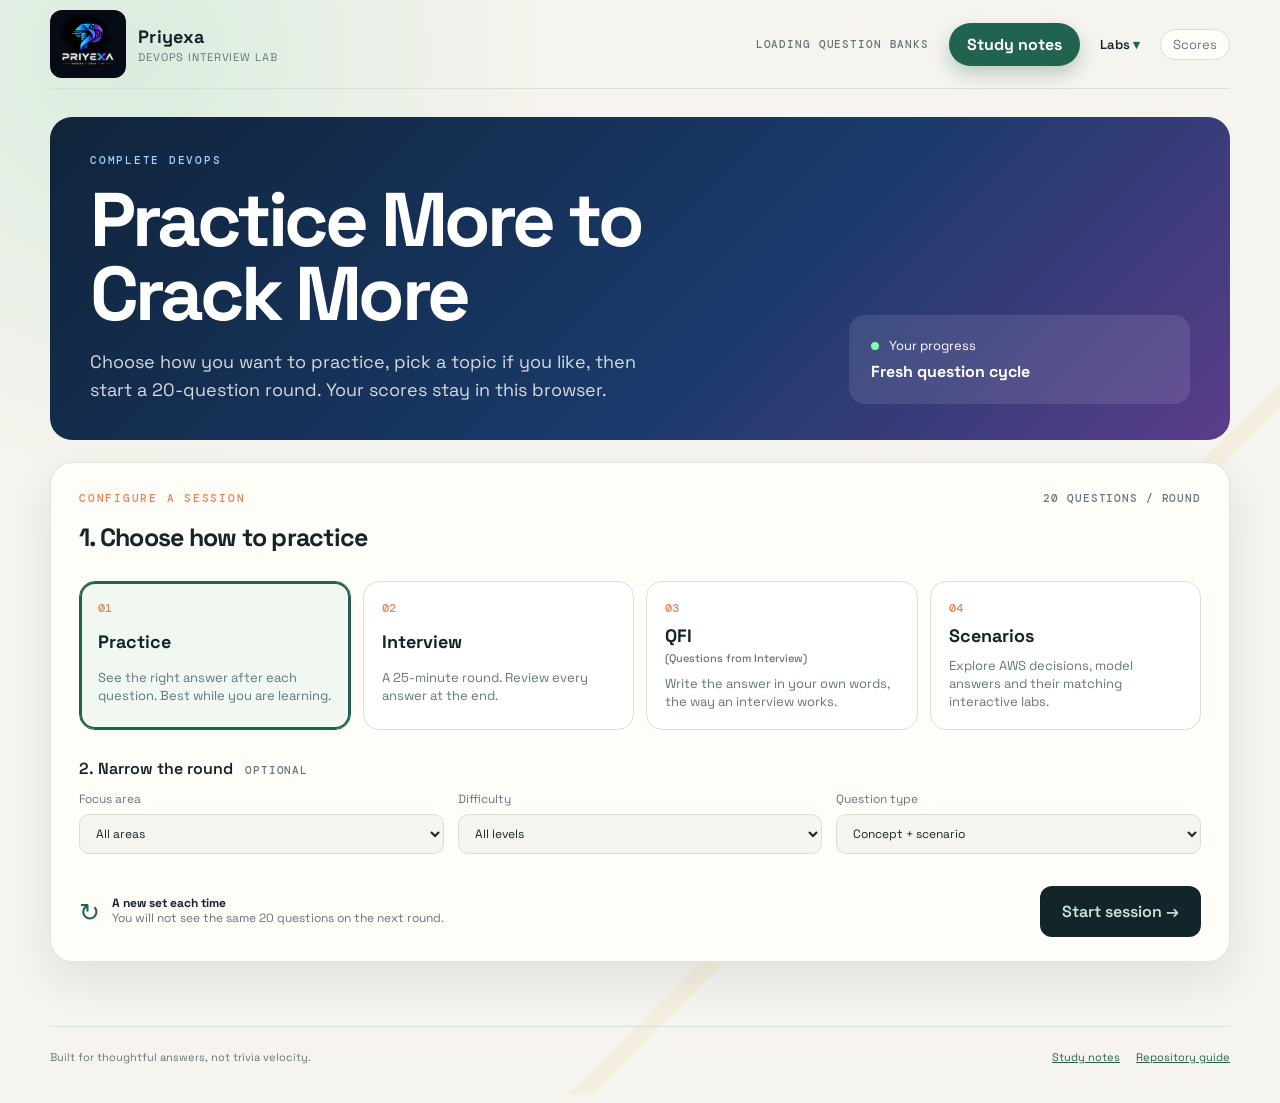
<file: index.html>
<!doctype html>
<html lang="en">
<head>
  <meta charset="utf-8">
  <meta name="viewport" content="width=device-width, initial-scale=1">
  <meta http-equiv="refresh" content="0; url=quiz/interview.html">
  <title>Priyexa Interview Lab</title>
</head>
<body>
  <p>Opening the <a href="quiz/interview.html">Priyexa Interview Lab</a>…</p>
</body>
</html>
</file>
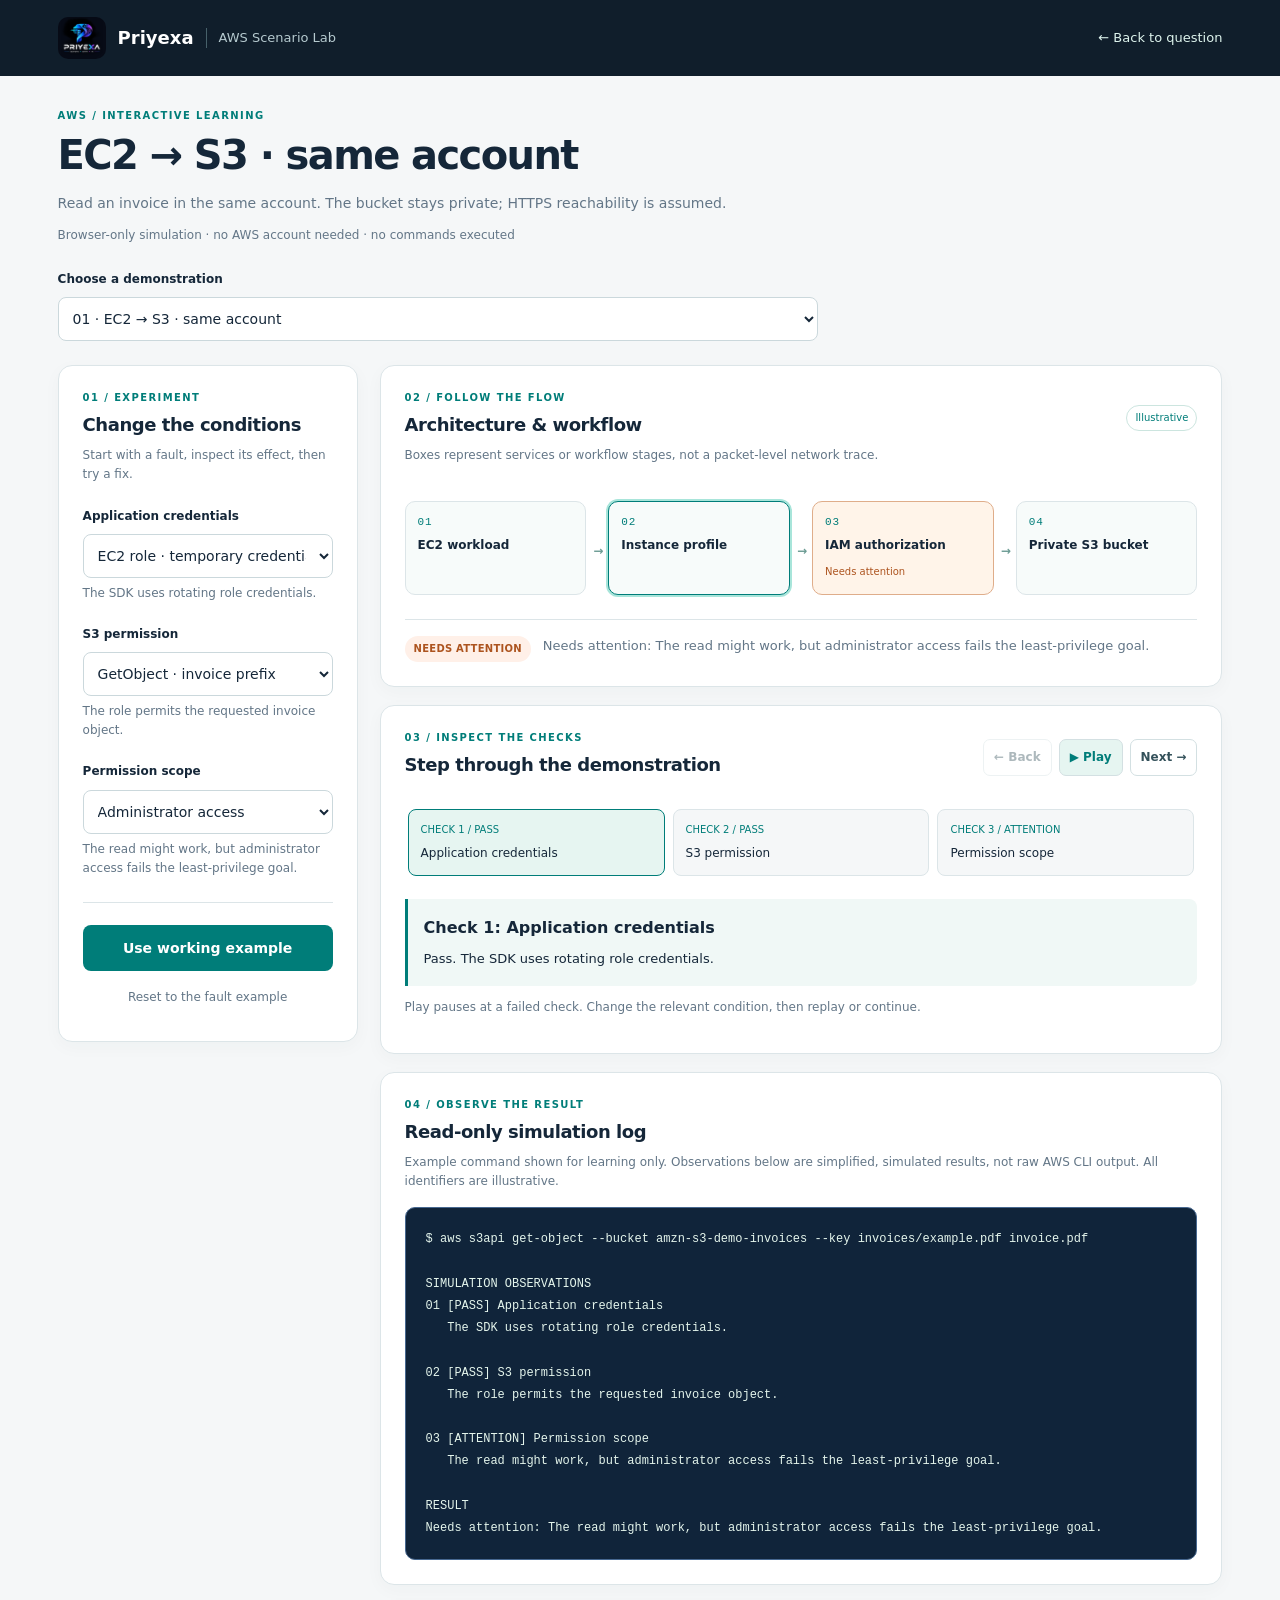
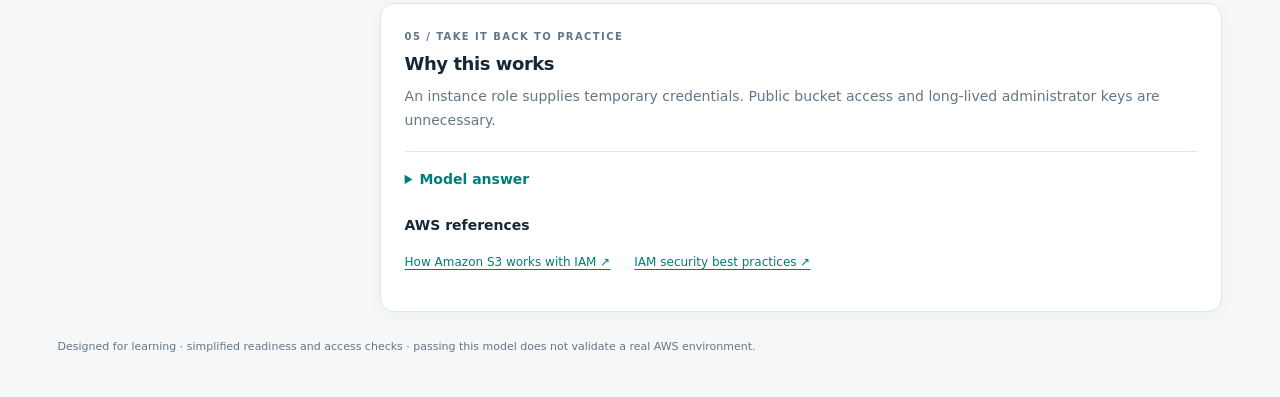
<file: LABS/AWS/scenario-lab/index.html>
<!doctype html>
<html lang="en">
<head>
  <meta charset="utf-8">
  <meta name="viewport" content="width=device-width, initial-scale=1">
  <meta name="theme-color" content="#101e2b">
  <title>AWS Scenario Lab · Priyexa</title>
  <link rel="stylesheet" href="lab.css">
  <script src="../../../quiz/aws-scenarios.js" defer></script>
  <script src="../../../quiz/aws-labs.js" defer></script>
  <script src="lab.js" defer></script>
</head>
<body>
  <header><a class="brand" href="../../../quiz/interview.html"><img src="../../../quiz/assets/priyexa-logo.png" alt="">Priyexa <span>AWS Scenario Lab</span></a><a id="question-link" href="../../../quiz/interview.html">← Back to question</a></header>
  <main class="wrap">
    <div class="intro"><p class="eyebrow">AWS / Interactive learning</p><h1 id="lab-title">Explore the scenario.</h1><p id="lab-description"></p><p class="simulation-note">Browser-only simulation · no AWS account needed · no commands executed</p></div>
    <p id="link-notice" class="link-notice" role="status" hidden></p>
    <label class="scenario-label" for="lab-choice">Choose a demonstration</label><select id="lab-choice"></select>
    <div class="layout">
      <aside class="card sidebar" aria-labelledby="controls-title">
        <p class="eyebrow">01 / Experiment</p><h2 id="controls-title">Change the conditions</h2><p class="hint">Start with a fault, inspect its effect, then try a fix.</p>
        <div id="conditions"></div>
        <div class="sidebar-actions"><button id="working" class="primary" type="button">Use working example</button><button id="reset" class="text-button" type="button">Reset to the fault example</button></div>
      </aside>
      <div class="main">
        <section class="card map" aria-labelledby="flow-title"><div class="section-head"><div><p class="eyebrow">02 / Follow the flow</p><h2 id="flow-title">Architecture & workflow</h2></div><span class="pill">Illustrative</span></div><p class="hint">Boxes represent services or workflow stages, not a packet-level network trace.</p><ol id="architecture" class="architecture"></ol><div class="outcome"><strong id="outcome-badge" class="badge"></strong><p id="outcome-text" role="status"></p></div></section>
        <section class="card walkthrough" aria-labelledby="walkthrough-title"><div class="section-head"><div><p class="eyebrow">03 / Inspect the checks</p><h2 id="walkthrough-title">Step through the demonstration</h2></div><div class="play-controls"><button id="prev" type="button" aria-label="Previous check">← Back</button><button id="play" type="button">▶ Play</button><button id="next" type="button" aria-label="Next check">Next →</button></div></div><div id="steps" class="steps" aria-label="Demonstration checks"></div><div id="step-detail" class="step-detail" aria-live="polite"></div><p class="hint">Play pauses at a failed check. Change the relevant condition, then replay or continue.</p></section>
        <section class="card terminal" aria-labelledby="terminal-title"><p class="eyebrow">04 / Observe the result</p><h2 id="terminal-title">Read-only simulation log</h2><p class="hint" id="terminal-hint"></p><pre id="terminal-output" tabindex="0" aria-label="Read-only simulated observations"></pre></section>
        <section class="card explanation" aria-labelledby="lesson-title"><p class="eyebrow">05 / Take it back to practice</p><h2 id="lesson-title">Why this works</h2><p id="lesson"></p><details><summary>Model answer</summary><ul id="model-answer"></ul></details><h3>AWS references</h3><ul id="references" class="references"></ul></section>
      </div>
    </div>
    <footer>Designed for learning · simplified readiness and access checks · passing this model does not validate a real AWS environment.</footer>
  </main>
</body>
</html>
</file>
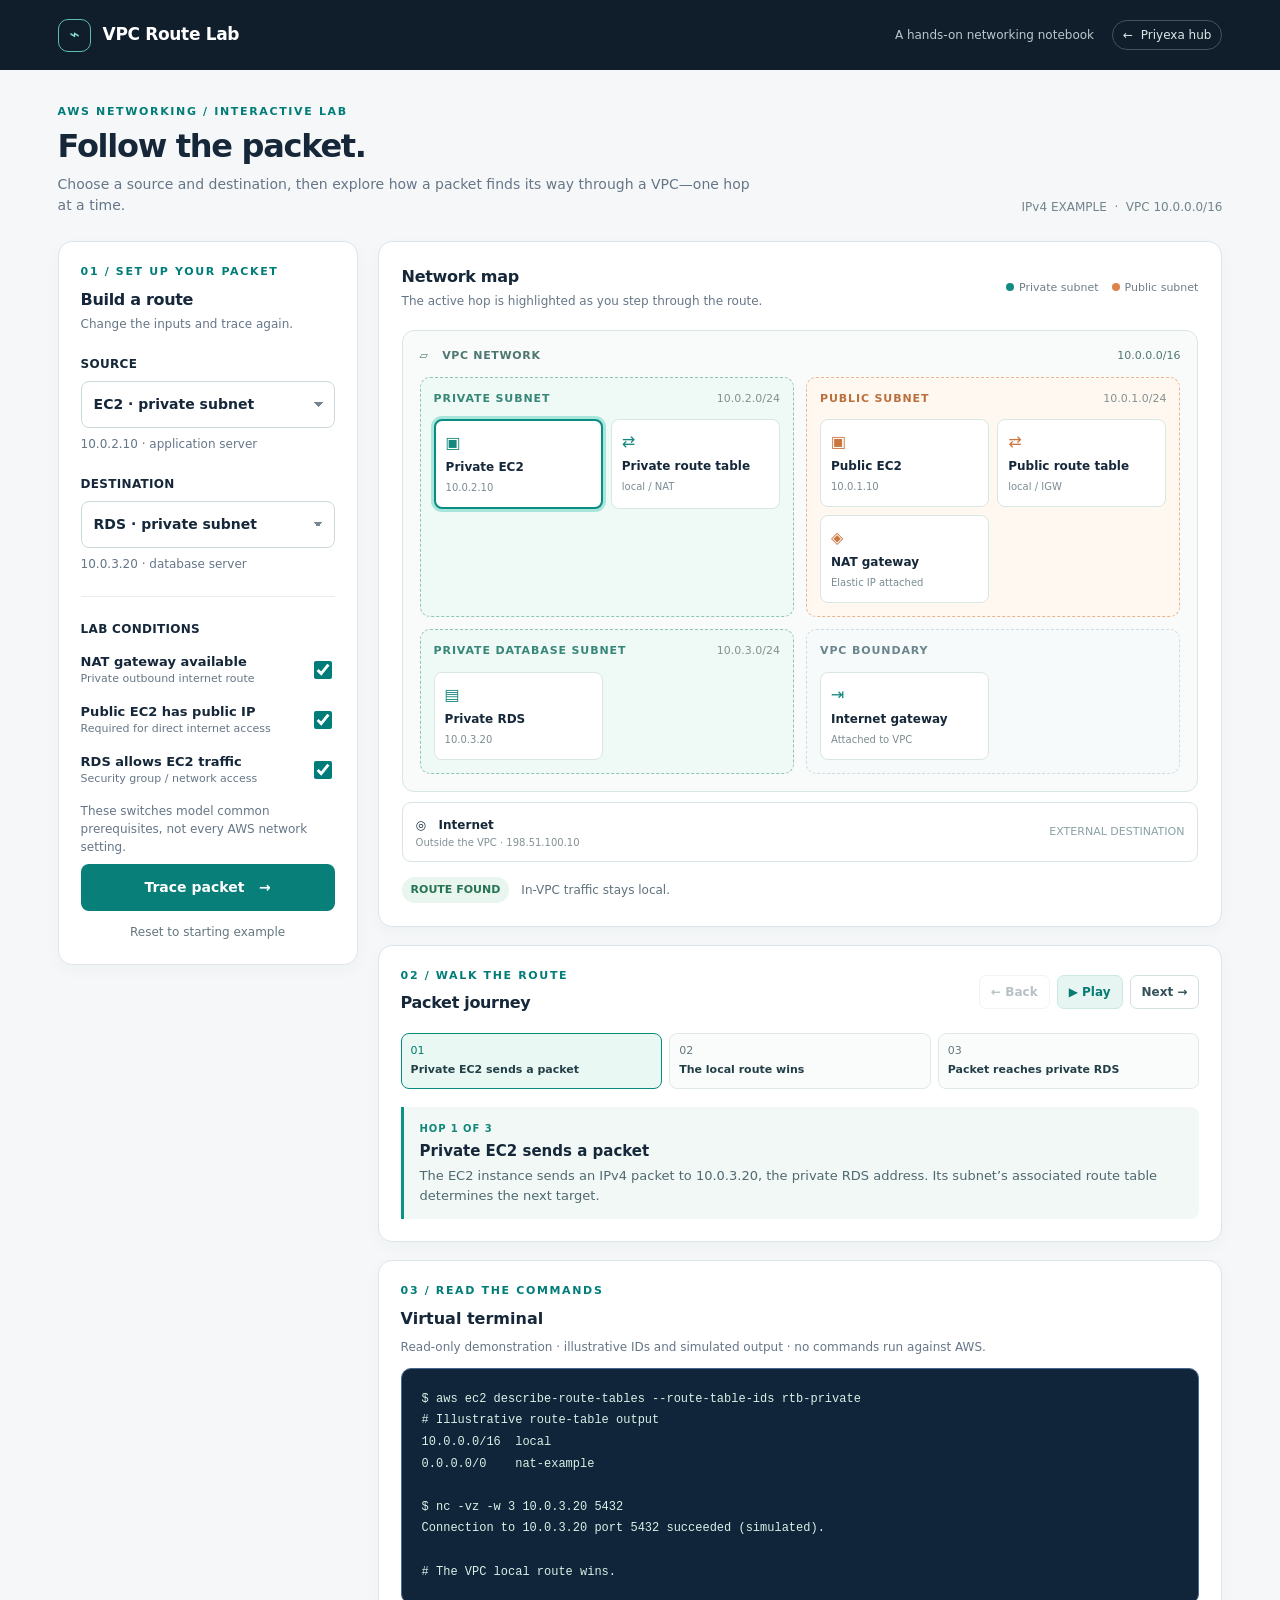
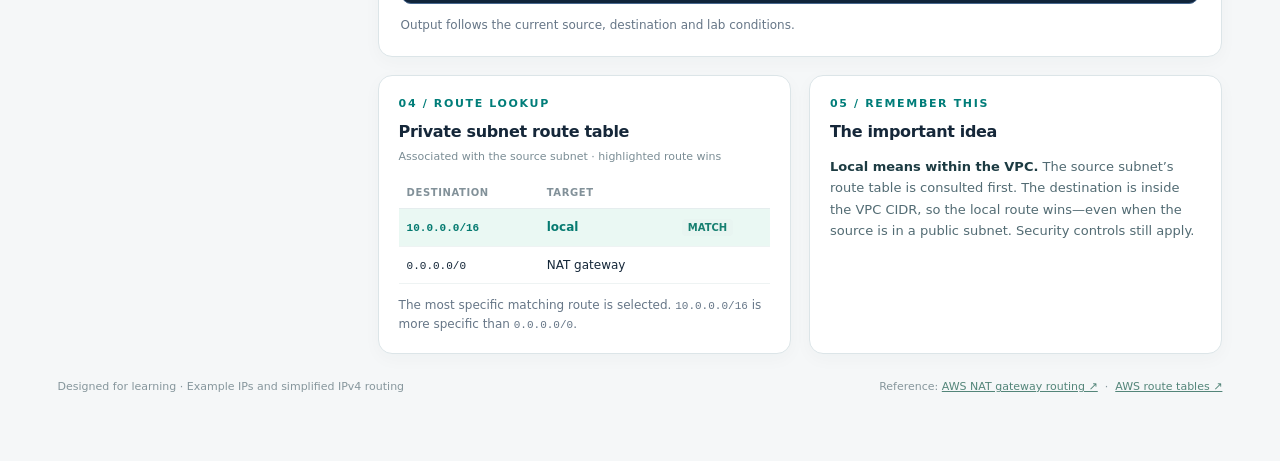
<file: LABS/AWS/vpc-routing-simulator/index.html>
<!doctype html>
<html lang="en"><head><meta charset="utf-8"><meta name="viewport" content="width=device-width, initial-scale=1"><meta name="theme-color" content="#101d2a"><title>VPC Route Lab</title><style>
:root{--ink:#152739;--muted:#667687;--paper:#f5f7f8;--line:#dce5e8;--teal:#007d79;--tealbg:#e6f5f1;--orange:#bd5a1a;--orangebg:#fff1e6;--navy:#101e2b;--blue:#476890}*{box-sizing:border-box}body{margin:0;background:var(--paper);color:var(--ink);font:14px/1.5 Inter,ui-sans-serif,system-ui,-apple-system,Segoe UI,sans-serif}button,select{font:inherit}button{cursor:pointer}header{background:var(--navy);color:white;padding:0 4.5%;height:70px;display:flex;align-items:center;justify-content:space-between}.brand{display:flex;align-items:center;gap:12px;font-weight:750;letter-spacing:-.02em;font-size:17px}.logo{width:33px;height:33px;border:1px solid #5ebcb2;border-radius:10px;display:grid;place-items:center;color:#8de2d3;font-size:17px}.headright{font-size:12px;color:#b9c8ce;display:flex;gap:18px;align-items:center}.private{border:1px solid #415461;border-radius:20px;padding:5px 10px;color:#d9e9e8}.wrap{max-width:1540px;margin:auto;padding:34px 4.5% 65px}.eyebrow{font-size:11px;letter-spacing:.15em;text-transform:uppercase;font-weight:800;color:var(--teal)}h1{font-size:32px;line-height:1.12;margin:8px 0 10px;letter-spacing:-.04em}p{margin:0}.intro{color:var(--muted);max-width:700px}.top{display:flex;justify-content:space-between;align-items:end;gap:20px;margin-bottom:25px}.top-note{color:#73848c;font-size:12px;white-space:nowrap}.layout{display:grid;grid-template-columns:300px minmax(0,1fr);gap:20px}.card{background:white;border:1px solid var(--line);border-radius:14px;box-shadow:0 5px 18px #203b4b08}.sidebar{padding:22px;height:fit-content}.label{font-weight:750;font-size:12px;letter-spacing:.025em;display:block;margin-bottom:8px}.field{margin-top:22px}select{appearance:none;width:100%;padding:12px 35px 12px 12px;border:1px solid #cbd8dc;border-radius:8px;background:white;color:var(--ink);font-weight:650;background-image:linear-gradient(45deg,transparent 50%,#758690 50%),linear-gradient(135deg,#758690 50%,transparent 50%);background-position:calc(100% - 16px) 50%,calc(100% - 11px) 50%;background-size:5px 5px;background-repeat:no-repeat}.hint{font-size:12px;color:var(--muted);margin-top:7px}.divider{height:1px;background:#e7ecee;margin:23px 0}.switchrow{display:flex;justify-content:space-between;gap:10px;align-items:center;margin:14px 0}.switchrow span{font-size:13px;font-weight:650}.switchrow small{display:block;color:var(--muted);font-weight:400;font-size:11px}.switchrow input{accent-color:var(--teal);width:18px;height:18px}.primary{width:100%;border:0;border-radius:8px;background:#087f79;color:#fff;padding:13px;font-weight:750;margin-top:8px}.primary:hover{background:#056d68}.reset{width:100%;border:0;background:transparent;color:#64777f;padding:12px 0 0;font-size:12px}.main{min-width:0}.map{padding:23px}.cardhead{display:flex;justify-content:space-between;align-items:center;gap:12px}.cardhead h2,.section-title{font-size:16px;letter-spacing:-.02em;margin:0}.sub{font-size:12px;color:var(--muted);margin-top:3px}.legend{display:flex;gap:13px;font-size:11px;color:#6f7d86}.dot{display:inline-block;width:8px;height:8px;border-radius:50%;margin-right:5px;background:#138b81}.dot.orange{background:#dc844c}.diagram{margin-top:20px;border:1px solid #d8e7e5;background:#f8fbfa;border-radius:12px;padding:17px;position:relative}.vpc-head{display:flex;justify-content:space-between;font-size:11px;color:#4e7771;font-weight:750;letter-spacing:.06em}.vpc-head span:last-child{font-weight:500;letter-spacing:0}.zones{display:grid;grid-template-columns:1fr 1fr;gap:12px;margin-top:12px}.zone{min-width:0;border:1px dashed #91c4b9;border-radius:10px;background:#eff9f5;padding:13px}.zone.public{border-color:#e8b58e;background:#fff8f1}.zone-title{font-size:11px;text-transform:uppercase;letter-spacing:.08em;font-weight:800;color:#378778}.zone.public .zone-title{color:#ba703c}.zone-cidr{float:right;font-weight:500;letter-spacing:0;color:#84918f;text-transform:none}.nodes{display:grid;grid-template-columns:1fr 1fr;gap:8px;margin-top:12px}.node{border:1px solid #d9e7e2;background:white;border-radius:8px;padding:10px;min-height:73px;transition:.2s;position:relative}.node strong{display:block;font-size:12px}.node small{color:#7a8c91;font-size:10px}.node .icon{font-size:16px;color:#16877d;margin-bottom:3px}.public .node .icon{color:#ca763f}.node.active{border:2px solid #078d83;box-shadow:0 0 0 3px #a8e5da;background:#fff}.node.visited{border-color:#69bcb0}.bottomnodes{display:grid;grid-template-columns:1fr 1fr;gap:12px;margin-top:12px}.edge{background:white;border:1px solid #d8e4e7;border-radius:9px;padding:11px 13px;display:flex;justify-content:space-between;align-items:center}.edge strong{font-size:12px}.edge small{color:#839197;display:block;font-size:10px}.edge.active{border:2px solid #078d83;box-shadow:0 0 0 3px #a8e5da}.statusbar{margin-top:15px;display:flex;align-items:center;gap:12px}.status{padding:5px 9px;border-radius:20px;background:#e8f6ef;color:#287353;font-size:11px;font-weight:800;white-space:nowrap}.status.fail{background:#fff0e8;color:#aa4c21}.statusbar p{font-size:12px;color:#5f717b}.trace{margin-top:18px;padding:22px}.tracehead{display:flex;align-items:center;justify-content:space-between;gap:12px}.controls{display:flex;gap:7px}.controls button{border:1px solid #d3e0e2;background:white;border-radius:7px;padding:7px 11px;color:#34515a;font-size:12px;font-weight:700}.controls button:disabled{opacity:.35;cursor:not-allowed}.controls .play{background:#e6f5f1;color:#087b72;border-color:#cce9e2}.steps{display:flex;overflow:auto;gap:7px;margin:18px 0}.step{flex:1;min-width:100px;text-align:left;border:1px solid #e0e9e8;border-radius:8px;padding:9px;background:#fafcfc;color:#64787e;font-size:11px}.step b{display:block;color:#233f46;margin-top:3px;font-size:11px}.step.selected{border-color:#058b80;background:#eaf8f4;color:#007b70}.step.done{border-color:#a8d8cc}.explain{border-left:3px solid #0a9386;background:#f1f8f6;border-radius:0 8px 8px 0;padding:14px 16px}.explain .kicker{font-size:10px;letter-spacing:.09em;text-transform:uppercase;color:#13877b;font-weight:800}.explain h3{font-size:15px;margin:4px 0}.explain p{font-size:13px;color:#506970}.details{display:grid;grid-template-columns:1fr 1fr;gap:18px;margin-top:18px}.details .card{padding:20px}.table-label{font-size:11px;color:#7b8d95;margin:5px 0 12px}table{width:100%;border-collapse:collapse;font-size:12px;text-align:left}th{font-size:10px;letter-spacing:.06em;text-transform:uppercase;color:#829199;border-bottom:1px solid #e5edee;padding:8px}td{padding:9px 8px;border-bottom:1px solid #eef3f3}tr.match td{background:#eaf8f3;color:#057a70;font-weight:750}code{font-family:ui-monospace,monospace;font-size:11px}.tag{font-size:10px;padding:3px 6px;background:#e8f5f1;color:#178071;border-radius:4px}.lesson{font-size:13px;color:#526b73;line-height:1.65}.lesson strong{color:#1c3b42}.foot{display:flex;justify-content:space-between;gap:16px;color:#86969c;font-size:11px;margin-top:25px}.foot a{color:#538579}button:focus-visible,select:focus-visible,input:focus-visible{outline:3px solid #60cfc0;outline-offset:2px}@media(max-width:900px){.layout{grid-template-columns:1fr}.sidebar{display:grid;grid-template-columns:1fr 1fr;gap:0 16px}.sidebar .sidehead,.sidebar .divider,.sidebar .config,.sidebar .action{grid-column:1/-1}.sidebar .field{margin-top:14px}.details{grid-template-columns:1fr}}@media(max-width:570px){header{padding:0 18px}.headright>span:first-child{display:none}.wrap{padding:25px 16px}.top{display:block}.top-note{margin-top:12px}.sidebar{display:block}.zones{grid-template-columns:1fr}.node{min-height:65px}.bottomnodes{gap:8px}.legend{display:none}.tracehead{align-items:start;flex-direction:column}.foot{display:block}.foot span{display:block;margin-top:8px}}
.terminal-card{margin-top:18px;padding:22px}.terminal-card h2{font-size:16px;margin:7px 0}.terminal-card pre{background:#10243a;color:#d9f1e6;border:1px solid #476890;border-radius:10px;padding:20px;overflow:auto;font:12px/1.8 ui-monospace,monospace;white-space:pre;max-width:100%}.terminal-card pre:focus-visible{outline:3px solid #60cfc0;outline-offset:3px}</style></head><body>
<header><div class="brand"><span class="logo">⌁</span> VPC Route Lab</div><div class="headright"><span>A hands-on networking notebook</span><a class="private" href="../../../quiz/interview.html" style="text-decoration:none">← &nbsp;Priyexa hub</a></div></header>
<main class="wrap"><div class="top"><div><div class="eyebrow">AWS networking / interactive lab</div><h1>Follow the packet.</h1><p class="intro">Choose a source and destination, then explore how a packet finds its way through a VPC—one hop at a time.</p></div><div class="top-note">IPv4 EXAMPLE &nbsp;·&nbsp; VPC 10.0.0.0/16</div></div>
<div class="layout"><aside class="card sidebar"><div class="sidehead"><div class="eyebrow">01 / Set up your packet</div><h2 class="section-title" style="margin-top:7px">Build a route</h2><p class="sub">Change the inputs and trace again.</p></div><div class="field"><label class="label" for="source">SOURCE</label><select id="source"><option value="private">EC2 · private subnet</option><option value="public">EC2 · public subnet</option></select><p class="hint" id="sourceHint">10.0.2.10 · application server</p></div><div class="field"><label class="label" for="destination">DESTINATION</label><select id="destination"><option value="rds">RDS · private subnet</option><option value="internet">Internet · external website</option></select><p class="hint" id="destHint">10.0.3.20 · database server</p></div><div class="divider"></div><div class="config"><label class="label">LAB CONDITIONS</label><div class="switchrow"><span>NAT gateway available<small>Private outbound internet route</small></span><input type="checkbox" id="nat" checked aria-label="NAT gateway available"></div><div class="switchrow"><span>Public EC2 has public IP<small>Required for direct internet access</small></span><input type="checkbox" id="publicIp" checked aria-label="Public EC2 has public IP"></div><div class="switchrow"><span>RDS allows EC2 traffic<small>Security group / network access</small></span><input type="checkbox" id="rdsAccess" checked aria-label="RDS allows EC2 traffic"></div><p class="hint">These switches model common prerequisites, not every AWS network setting.</p></div><div class="action"><button class="primary" id="traceBtn">Trace packet &nbsp; →</button><button class="reset" id="reset">Reset to starting example</button></div></aside>
<section class="main"><div class="card map"><div class="cardhead"><div><h2>Network map</h2><p class="sub">The active hop is highlighted as you step through the route.</p></div><div class="legend"><span><i class="dot"></i>Private subnet</span><span><i class="dot orange"></i>Public subnet</span></div></div><div class="diagram"><div class="vpc-head"><span>▱ &nbsp; VPC NETWORK</span><span>10.0.0.0/16</span></div><div class="zones"><div class="zone"><div class="zone-title">Private subnet <span class="zone-cidr">10.0.2.0/24</span></div><div class="nodes"><div class="node" data-node="privateEC2"><div class="icon">▣</div><strong>Private EC2</strong><small>10.0.2.10</small></div><div class="node" data-node="privateRT"><div class="icon">⇄</div><strong>Private route table</strong><small>local / NAT</small></div></div></div><div class="zone public"><div class="zone-title">Public subnet <span class="zone-cidr">10.0.1.0/24</span></div><div class="nodes"><div class="node" data-node="publicEC2"><div class="icon">▣</div><strong>Public EC2</strong><small>10.0.1.10</small></div><div class="node" data-node="publicRT"><div class="icon">⇄</div><strong>Public route table</strong><small>local / IGW</small></div><div class="node" data-node="nat"><div class="icon">◈</div><strong>NAT gateway</strong><small>Elastic IP attached</small></div></div></div><div class="zone"><div class="zone-title">Private database subnet <span class="zone-cidr">10.0.3.0/24</span></div><div class="nodes"><div class="node" data-node="rds"><div class="icon">▤</div><strong>Private RDS</strong><small>10.0.3.20</small></div></div></div><div class="zone" style="border-color:#cbdde1;background:#f7fafb"><div class="zone-title" style="color:#6a858c">VPC boundary</div><div class="nodes"><div class="node" data-node="igw"><div class="icon">⇥</div><strong>Internet gateway</strong><small>Attached to VPC</small></div></div></div></div></div><div class="edge" data-node="internet" style="margin-top:10px"><div><strong>◎ &nbsp; Internet</strong><small>Outside the VPC · 198.51.100.10</small></div><span style="color:#8aa2a4;font-size:11px">EXTERNAL DESTINATION</span></div><div class="statusbar"><span class="status" id="status">ROUTE FOUND</span><p id="statusText"></p></div></div>
<div class="card trace"><div class="tracehead"><div><div class="eyebrow">02 / Walk the route</div><h2 class="section-title" style="margin-top:6px">Packet journey</h2></div><div class="controls"><button id="prev" aria-label="Previous hop">← Back</button><button id="play" class="play">▶ Play</button><button id="next">Next →</button></div></div><div class="steps" id="steps" aria-label="Packet journey steps"></div><div class="explain" aria-live="polite"><div class="kicker" id="hopNumber"></div><h3 id="hopTitle"></h3><p id="hopBody"></p></div></div>
<section class="card terminal-card" aria-labelledby="terminal-title"><div class="eyebrow">03 / Read the commands</div><h2 id="terminal-title">Virtual terminal</h2><p class="sub">Read-only demonstration · illustrative IDs and simulated output · no commands run against AWS.</p><pre id="terminal-output" tabindex="0" aria-label="Simulated commands and output"></pre><p id="terminal-context" class="hint" role="status"></p></section><div class="details"><div class="card"><div class="eyebrow">04 / Route lookup</div><h2 class="section-title" style="margin-top:7px" id="tableTitle"></h2><p class="table-label">Associated with the source subnet · highlighted route wins</p><table><thead><tr><th>Destination</th><th>Target</th><th></th></tr></thead><tbody id="routes"></tbody></table><p class="hint" style="margin-top:12px">The most specific matching route is selected. <code>10.0.0.0/16</code> is more specific than <code>0.0.0.0/0</code>.</p></div><div class="card"><div class="eyebrow">05 / Remember this</div><h2 class="section-title" style="margin-top:7px">The important idea</h2><p class="lesson" id="lesson" style="margin-top:12px"></p></div></div></section></div><div class="foot"><div>Designed for learning · Example IPs and simplified IPv4 routing</div><span>Reference: <a href="https://docs.aws.amazon.com/vpc/latest/userguide/nat-gateway-scenarios.html" target="_blank" rel="noopener">AWS NAT gateway routing ↗</a> &nbsp;·&nbsp; <a href="https://docs.aws.amazon.com/vpc/latest/userguide/VPC_Route_Tables.html" target="_blank" rel="noopener">AWS route tables ↗</a></span></div></main>
<script src="../../../quiz/vpc-scenarios.js"></script>
<script src="terminal.js" defer></script>
<script>
const $=id=>document.getElementById(id);let journey=[],index=0,timer=null;const hop=(node,title,body)=>({node,title,body});
function stop(){if(timer)clearInterval(timer);timer=null;$('play').textContent='▶ Play'}
function trace(){stop();index=0;const source=$('source').value,dest=$('destination').value,nat=$('nat').checked,pub=$('publicIp').checked,access=$('rdsAccess').checked;const priv=source==='private', sourceNode=priv?'privateEC2':'publicEC2',rt=priv?'privateRT':'publicRT', src=priv?'private':'public';$('sourceHint').textContent=priv?'10.0.2.10 · application server':'10.0.1.10 · application server';$('destHint').textContent=dest==='rds'?'10.0.3.20 · database server':'198.51.100.10 · example website';
journey=[hop(sourceNode,(priv?'Private':'Public')+' EC2 sends a packet','The EC2 instance sends an IPv4 packet to '+(dest==='rds'?'10.0.3.20, the private RDS address.':'198.51.100.10, an address outside the VPC.')+' Its subnet’s associated route table determines the next target.')];let success=true;
if(dest==='rds'){journey.push(hop(rt,'The local route wins','The destination is inside 10.0.0.0/16. This more specific VPC route wins over 0.0.0.0/0 and targets local. Neither a NAT gateway nor an internet gateway is needed.'));journey.push(hop('rds',access?'Packet reaches private RDS':'Blocked at the database','The VPC local route delivers traffic to the database subnet. '+(access?'With the required security group, network ACL, port and application permissions, the connection can succeed.':'In this lab, RDS network access is disabled. Fix the relevant security group or other network policy before retrying.')));success=access;
}else if(priv){journey.push(hop(rt,'Private route table selects NAT','The destination is outside the VPC, so 10.0.0.0/16 does not match. The default route 0.0.0.0/0 points to the NAT gateway.'));if(nat){journey.push(hop('nat','NAT translates the source','The public NAT gateway in the public subnet translates the EC2 private source address to its own private address. It tracks the connection so replies can return.'));journey.push(hop('publicRT','Public subnet route to IGW','Traffic leaving the NAT gateway uses the NAT subnet’s route table: 0.0.0.0/0 targets the internet gateway. The packet does not pass through the public EC2 instance.'));journey.push(hop('igw','Internet gateway to the internet','The internet gateway maps the NAT gateway’s private address to its Elastic IP for internet-bound traffic. The return path reverses the translations for this established connection.'));journey.push(hop('internet','The external destination','The website receives the request as coming from the NAT gateway’s Elastic IP. A public NAT gateway supports outbound connections and their replies, not unsolicited inbound connections.'));}else{success=false;journey.push(hop('nat','NAT gateway unavailable','The private subnet’s default route cannot deliver internet traffic when its NAT target is unavailable. Restore a working public NAT gateway and route before retrying.'));}
}else{journey.push(hop(rt,'Public route table selects IGW','The destination is outside 10.0.0.0/16, so the 0.0.0.0/0 default route sends traffic directly to the internet gateway.'));if(pub){journey.push(hop('igw','Internet gateway maps the address','The EC2 instance has a public IPv4 address. The internet gateway maps its private address to that public address for internet communication.'));journey.push(hop('internet','The external destination','The website receives the request from the EC2 public IPv4 address. Return traffic also requires suitable security group and network ACL rules.'));}else{success=false;journey.push(hop('igw','No public IPv4 address','A route to an internet gateway alone is not enough for direct IPv4 internet access. Assign the EC2 instance a public IPv4 or Elastic IP address and retry.'));}}
$('status').textContent=success?'ROUTE FOUND':'PATH BLOCKED';$('status').className='status'+(success?'':' fail');$('statusText').textContent=success?(dest==='rds'?'In-VPC traffic stays local.':'Outbound IPv4 path is available under the lab assumptions.'):(dest==='rds'?'Network access to RDS is disabled.':priv?'The NAT gateway is unavailable.':'The EC2 instance needs a public IPv4 address.');$('tableTitle').textContent=(priv?'Private':'Public')+' subnet route table';$('routes').innerHTML=`<tr class="${dest==='rds'?'match':''}"><td><code>10.0.0.0/16</code></td><td>local</td><td>${dest==='rds'?'<span class="tag">MATCH</span>':''}</td></tr><tr class="${dest==='internet'?'match':''}"><td><code>0.0.0.0/0</code></td><td>${priv?'NAT gateway':'Internet gateway'}</td><td>${dest==='internet'?'<span class="tag">MATCH</span>':''}</td></tr>`;$('lesson').innerHTML=dest==='rds'?'<strong>Local means within the VPC.</strong> The source subnet’s route table is consulted first. The destination is inside the VPC CIDR, so the local route wins—even when the source is in a public subnet. Security controls still apply.':priv?'<strong>Private EC2 → NAT → internet gateway.</strong> The private route table points to the NAT gateway. The NAT is in a public subnet whose route table points to the internet gateway. The route table is a set of rules, not a device the packet physically travels through.':'<strong>Public EC2 → internet gateway.</strong> The public subnet’s default route points directly to the internet gateway. A public IPv4 address is also required for direct IPv4 internet access. Route tables choose targets; they are not physical devices.';render()}
function render(){const h=journey[index];document.querySelectorAll('[data-node]').forEach(el=>{el.classList.remove('active','visited');const i=journey.findIndex(x=>x.node===el.dataset.node);if(i>=0&&i<index)el.classList.add('visited');if(h.node===el.dataset.node)el.classList.add('active')});$('steps').innerHTML=journey.map((x,i)=>`<button class="step ${i===index?'selected':i<index?'done':''}" data-step="${i}" ${i===index?'aria-current="step"':''}>${String(i+1).padStart(2,'0')}<b>${x.title}</b></button>`).join('');$('steps').querySelectorAll('button').forEach(b=>b.onclick=()=>{stop();index=+b.dataset.step;render()});$('hopNumber').textContent=`Hop ${index+1} of ${journey.length}`;$('hopTitle').textContent=h.title;$('hopBody').textContent=h.body;$('prev').disabled=index===0;$('next').disabled=index===journey.length-1;}
$('traceBtn').onclick=trace;['source','destination','nat','publicIp','rdsAccess'].forEach(id=>$(id).addEventListener('change',trace));$('prev').onclick=()=>{stop();if(index>0){index--;render()}};$('next').onclick=()=>{stop();if(index<journey.length-1){index++;render()}};$('play').onclick=()=>{if(timer){stop();return}if(index===journey.length-1)index=0;render();$('play').textContent='❚❚ Pause';timer=setInterval(()=>{if(index<journey.length-1){index++;render()}else stop()},1600)};$('reset').onclick=()=>{$('source').value='private';$('destination').value='rds';$('nat').checked=$('publicIp').checked=$('rdsAccess').checked=true;trace()};trace();
</script></body></html>
</file>
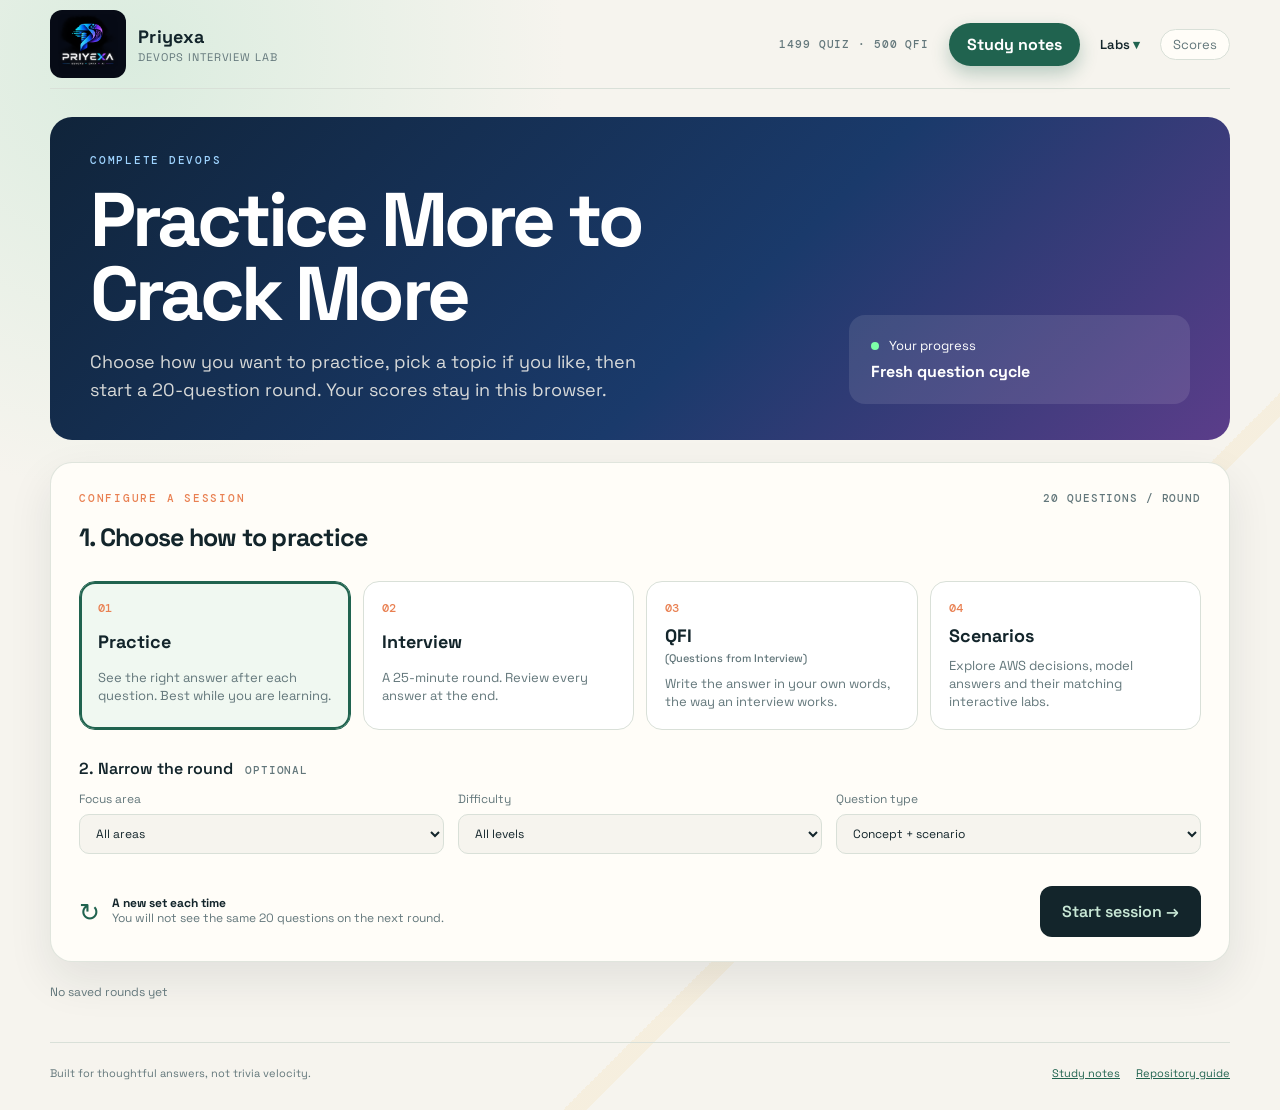
<file: quiz/interview.html>
<!doctype html>
<html lang="en">
<head>
  <meta charset="utf-8">
  <meta name="viewport" content="width=device-width, initial-scale=1">
  <meta name="description" content="Interactive Kubernetes and CI/CD interview practice quiz">
  <title>Priyexa, DEVOPS Interview Lab</title>
  <link rel="preconnect" href="https://fonts.googleapis.com">
  <link rel="preconnect" href="https://fonts.gstatic.com" crossorigin>
  <link href="https://fonts.googleapis.com/css2?family=DM+Mono:wght@400;500&family=Space+Grotesk:wght@400;500;600;700&display=swap" rel="stylesheet">
  <link rel="stylesheet" href="interview.css">
  <script src="interview.js" defer></script>
  <script src="vpc-scenarios.js" defer></script>
  <script src="aws-scenarios.js" defer></script>
  <script src="aws-scenario-practice.js" defer></script>
  <script src="scenarios.js" defer></script>
</head>
<body>
  <div class="shell">
    <header class="topbar">
      <a class="brand" href="../README.md" aria-label="Priyexa, DEVOPS Interview Lab">
        <img class="brand-logo" src="assets/priyexa-logo.png" alt="Priyexa logo">
        <span class="brand-text"><strong>Priyexa</strong><small>DEVOPS Interview Lab</small></span>
      </a>
      <div class="topbar-actions">
        <span id="bank-count" class="bank-count">Loading question banks</span>
        <a class="notes-link" href="notes.html">Study notes</a>
        <details class="lab-menu">
          <summary>Labs</summary>
          <div class="lab-menu-list">
            <span>AWS</span>
            <a href="../LABS/AWS/scenario-lab/">AWS Scenario Labs <span aria-hidden="true">↗</span></a>
            <a href="../LABS/AWS/vpc-routing-simulator/">VPC Routing Simulator <span aria-hidden="true">↗</span></a>
          </div>
        </details>
        <button id="history-button" class="text-button scores-button" type="button">Scores</button>
      </div>
    </header>

    <main>
      <section id="setup-view" class="view setup-view" aria-labelledby="setup-title">
        <div class="intro-grid">
          <div>
            <p class="eyebrow">Complete DevOps</p>
            <h1 id="setup-title">Practice More to Crack More</h1>
            <p class="lede">Choose how you want to practice, pick a topic if you like, then start a 20-question round. Your scores stay in this browser.</p>
          </div>
          <div class="signal-card">
            <span class="signal-dot"></span>
            <span>Your progress</span>
            <strong id="cycle-label">Fresh question cycle</strong>
          </div>
        </div>

        <div class="setup-panel">
          <div class="panel-heading">
            <div>
              <p class="eyebrow">Configure a session</p>
              <h2>1. Choose how to practice</h2>
            </div>
            <span class="mono-label">20 questions / round</span>
          </div>
          <div class="mode-grid">
            <button class="mode-card selected" data-mode="practice" type="button">
              <span class="mode-number">01</span>
              <strong>Practice</strong>
              <span>See the right answer after each question. Best while you are learning.</span>
            </button>
            <button class="mode-card" data-mode="interview" type="button">
              <span class="mode-number">02</span>
              <strong>Interview</strong>
              <span>A 25-minute round. Review every answer at the end.</span>
            </button>
            <button class="mode-card" data-mode="qfi" type="button">
              <span class="mode-number">03</span>
              <strong>QFI <small>(Questions from Interview)</small></strong>
              <span>Write the answer in your own words, the way an interview works.</span>
            </button>
            <button class="mode-card" data-mode="scenarios" type="button"><span class="mode-number">04</span><strong>Scenarios</strong><span>Explore AWS decisions, model answers and their matching interactive labs.</span></button>
          </div>
          <section id="scenario-practice" class="scenario-practice hidden" aria-label="AWS and VPC scenario exercises"></section>
          <p class="step-label">2. Narrow the round <span>optional</span></p>
          <div class="filters">
            <label>Focus area
              <select id="category-select">
                <option value="All">All areas</option>
              </select>
            </label>
            <label>Difficulty
              <select id="difficulty-select">
                <option value="All">All levels</option>
                <option value="Beginner">Beginner</option>
                <option value="Intermediate">Intermediate</option>
                <option value="Advanced">Advanced</option>
              </select>
            </label>
            <label>Question type
              <select id="type-select">
                <option value="All">Concept + scenario</option>
                <option value="scenario">Real-world scenarios</option>
                <option value="concept">Concept checks</option>
              </select>
            </label>
          </div>
          <div class="setup-footer">
            <div class="rotation-note"><span>↻</span><span><strong>A new set each time</strong><br>You will not see the same 20 questions on the next round.</span></div>
            <button id="start-button" class="primary-button" type="button">Start session <span>→</span></button>
          </div>
        </div>
        <div id="setup-history" class="history-strip"></div>
      </section>

      <section id="quiz-view" class="view quiz-view hidden" aria-labelledby="question-title">
        <div class="quiz-header">
          <button id="quit-button" class="text-button" type="button">← Exit session</button>
          <div class="progress-wrap"><div class="progress-label"><span id="progress-text">Question 01 of 20</span><span id="timer" class="timer hidden">25:00</span></div><div class="progress-track"><div id="progress-bar" class="progress-bar"></div></div></div>
          <span id="quiz-mode-label" class="mono-label">PRACTICE</span>
        </div>
        <div class="question-layout">
          <aside class="question-aside"><span id="question-number" class="huge-number">01</span><span id="question-category" class="category-tag">Kubernetes</span><span id="question-difficulty" class="difficulty-tag">Beginner</span><span id="question-type" class="scenario-tag hidden">Scenario</span></aside>
          <article class="question-card">
            <p id="question-kicker" class="eyebrow">Question</p>
            <h1 id="question-title">Loading question...</h1>
            <div id="options" class="options" role="radiogroup" aria-label="Answer choices"></div>
            <div id="qfi-answer-panel" class="qfi-answer-panel hidden">
              <label for="qfi-answer">Your answer</label>
              <textarea id="qfi-answer" rows="7" maxlength="5000" placeholder="Write your answer in your own words..."></textarea>
              <div class="qfi-answer-actions">
                <span class="muted">Technical-term matching is a heuristic, not semantic grading.</span>
                <button id="grade-answer-button" class="secondary-button" type="button">Score answer</button>
              </div>
              <div id="qfi-feedback" class="qfi-feedback hidden" aria-live="polite"></div>
            </div>
            <div id="explanation" class="explanation hidden"></div>
            <div class="question-footer"><span id="answered-label" class="muted">Choose the answer that best fits.</span><button id="next-button" class="primary-button" type="button" disabled>Lock answer <span>→</span></button></div>
          </article>
        </div>
      </section>

      <section id="results-view" class="view results-view hidden" aria-labelledby="results-title">
        <div class="results-hero"><p class="eyebrow">Session complete</p><h1 id="results-title">Your operating picture</h1><div class="score-display"><strong id="score-value">0%</strong><span id="score-detail">0 of 20 correct</span></div></div>
        <div class="results-grid"><div class="result-panel"><p class="eyebrow">By focus area</p><div id="category-results"></div></div><div class="result-panel"><p class="eyebrow">What next?</p><div class="next-actions"><button id="new-set-button" class="primary-button" type="button">New question set <span>→</span></button><button id="retry-button" class="secondary-button" type="button">Retry this set</button><button id="reset-button" class="text-button" type="button">Reset question cycle</button><button id="change-session-button" class="text-button" type="button">Choose another session</button></div></div></div>
        <div id="review-list" class="review-list"></div>
      </section>
    </main>
    <footer><span>Built for thoughtful answers, not trivia velocity.</span><span class="footer-links"><a href="notes.html">Study notes</a><a href="../README.md">Repository guide</a></span></footer>
  </div>
  <div id="history-dialog" class="dialog hidden" role="dialog" aria-modal="true" aria-labelledby="history-title"><div class="dialog-card"><button id="close-history" class="close-button" type="button" aria-label="Close score history">×</button><p class="eyebrow">Local history</p><h2 id="history-title">Previous rounds</h2><div id="history-list"></div><button id="clear-history" class="text-button" type="button">Clear history</button></div></div>
</body>
</html>
</file>
<file: LABS/AWS/scenario-lab/lab.css>
:root{--ink:#152739;--muted:#637687;--paper:#f5f7f8;--line:#dce5e8;--teal:#007d79;--mint:#e6f5f1;--orange:#ad541f;--navy:#101e2b;font-family:Inter,ui-sans-serif,system-ui,-apple-system,"Segoe UI",sans-serif;color:var(--ink);background:var(--paper)}
*{box-sizing:border-box}body{margin:0;font-size:14px;line-height:1.6}button,select{font:inherit}button{cursor:pointer}a{color:var(--teal);text-underline-offset:3px}header{min-height:76px;padding:12px 4.5%;display:flex;align-items:center;justify-content:space-between;gap:20px;background:var(--navy);color:#fff}header a{color:#def4ed;text-decoration:none;font-size:13px}.brand{display:flex;align-items:center;gap:12px;color:#fff;font-size:18px;font-weight:750}.brand img{height:42px;width:48px;object-fit:contain;background:#070b16;border-radius:10px}.brand span{font-size:13px;color:#b6cacf;font-weight:500;border-left:1px solid #47616a;padding-left:12px}
.wrap{max-width:1540px;padding:32px 4.5% 40px;margin:auto}.intro{max-width:1000px}h1{font-size:clamp(28px,4vw,40px);letter-spacing:-.04em;line-height:1.15;margin:8px 0 14px}h2{font-size:18px;line-height:1.3;letter-spacing:-.025em;margin:5px 0 10px}h3{font-size:14px;margin:24px 0 10px}p{margin:0 0 12px}.intro>p:not(.eyebrow){color:var(--muted)}.eyebrow{font-size:10px;font-weight:800;text-transform:uppercase;letter-spacing:.14em;color:var(--teal);margin:0 0 7px}.simulation-note{font-size:12px}.scenario-label{display:block;font-weight:650;font-size:12px;margin:24px 0 8px}select{max-width:100%;width:100%;padding:12px 10px;border:1px solid #cbd8dc;border-radius:8px;color:var(--ink);background:#fff}#lab-choice{margin-bottom:24px;max-width:760px}.layout{display:grid;grid-template-columns:300px minmax(0,1fr);gap:22px}.main{min-width:0;display:grid;gap:18px}.card{background:#fff;border:1px solid var(--line);border-radius:14px;box-shadow:0 5px 18px #203b4b08;padding:24px}.sidebar{height:fit-content}.hint{font-size:12px;color:var(--muted);line-height:1.6}.condition{margin-top:22px}.condition label{font-size:12px;font-weight:700;display:block;margin-bottom:8px}.condition .hint{margin-top:6px;margin-bottom:0}.sidebar-actions{display:grid;gap:8px;border-top:1px solid var(--line);padding-top:22px;margin-top:24px}.primary{background:var(--teal);color:#fff;border:0;border-radius:8px;padding:12px;font-weight:650}.primary:hover{background:#006863}.text-button{border:0;background:transparent;color:var(--muted);font-size:12px;padding:9px}.section-head{display:flex;align-items:center;justify-content:space-between;gap:16px}.pill{font-size:10px;color:var(--teal);border:1px solid #cce5df;border-radius:20px;padding:4px 8px}
.architecture{list-style:none;display:flex;gap:22px;padding:24px 0;margin:0;overflow-x:auto}.architecture li{flex:1;min-width:115px;position:relative;border:1px solid var(--line);border-radius:10px;padding:14px 12px;background:#f7fbfa;font-size:12px;font-weight:650;transition:background .15s,border-color .15s}.architecture li:not(:last-child)::after{content:"→";position:absolute;right:-18px;top:43%;color:#6b9b93}.architecture small{display:block;font:11px ui-monospace,monospace;letter-spacing:.08em;color:var(--teal);margin-bottom:8px}.architecture li.active{border-color:var(--teal);box-shadow:0 0 0 2px #a8e5da}.architecture li.blocked{background:#fff4e9;border-color:#dfad8a}.architecture .node-status{display:block;margin-top:8px;font-size:10px;color:var(--orange);font-weight:500}
.outcome{border-top:1px solid var(--line);padding-top:16px;display:flex;align-items:flex-start;gap:12px}.outcome p{font-size:13px;color:var(--muted);margin:0;overflow-wrap:anywhere}.badge{flex-shrink:0;border-radius:20px;padding:5px 9px;font-size:10px;letter-spacing:.025em;background:#fff0e8;color:var(--orange)}.badge.ready{background:var(--mint);color:var(--teal)}
.play-controls{display:flex;gap:7px;flex-shrink:0}.play-controls button{border:1px solid #d3e0e2;background:white;border-radius:7px;padding:8px 10px;color:#34515a;font-size:12px;font-weight:650}#play{background:var(--mint);color:var(--teal)}button:disabled{opacity:.4;cursor:default}.steps{display:flex;gap:8px;overflow-x:auto;margin:20px 0;padding:3px}.steps button{flex:1;min-width:120px;border:1px solid var(--line);background:var(--paper);border-radius:8px;text-align:left;padding:12px;font-size:12px;color:var(--ink)}.steps small{display:block;color:var(--teal);font-size:10px;margin-bottom:6px}.steps button[aria-current="step"]{background:var(--mint);border-color:var(--teal)}.step-detail{border-left:3px solid var(--teal);background:#f0f8f6;border-radius:0 8px 8px 0;padding:16px;margin-bottom:12px}.step-detail.fail{border-color:var(--orange);background:#fff4e9}.step-detail h3{font-size:16px;margin:0 0 8px}.step-detail p{margin:0;font-size:13px}.terminal pre{white-space:pre-wrap;overflow-wrap:anywhere;background:#10243a;color:#e4f5ec;border:1px solid #476890;border-radius:10px;padding:20px;font:12px/1.85 ui-monospace,monospace;margin:16px 0 0;max-width:100%}.explanation>p{color:var(--muted);line-height:1.7}.explanation details{margin-top:18px;border-top:1px solid var(--line);padding-top:16px}.explanation summary{cursor:pointer;font-weight:650;color:var(--teal)}.explanation li{font-size:13px;margin:12px 0;line-height:1.7}.references{display:flex;gap:10px 24px;flex-wrap:wrap;list-style:none;padding:0}.references li{margin:0}.references a{font-size:12px}.link-notice{padding:12px 16px;border-left:3px solid var(--orange);background:#fff4e9;font-size:13px}.wrap footer{font-size:11px;color:var(--muted);margin-top:26px}button:focus-visible,a:focus-visible,select:focus-visible,pre:focus-visible,summary:focus-visible{outline:3px solid #36a89c;outline-offset:4px}
@media(max-width:1050px){.layout{grid-template-columns:260px minmax(0,1fr)}.section-head{align-items:flex-start;flex-wrap:wrap}}
@media(max-width:820px){.layout{grid-template-columns:1fr}.sidebar{display:grid;grid-template-columns:1fr 1fr;gap:0 18px}.sidebar>.eyebrow,.sidebar>h2,.sidebar>.hint,.sidebar-actions{grid-column:1/-1}.sidebar #conditions{display:contents}.condition{min-width:0}}
@media(max-width:500px){header{padding:12px 18px;flex-wrap:wrap;gap:10px}.brand span{font-size:11px}.wrap{padding:24px 16px}.card{padding:19px}.sidebar{display:block}.architecture{display:grid;grid-template-columns:1fr;gap:20px;overflow:visible}.architecture li{min-width:0;padding:12px 14px}.architecture li:not(:last-child)::after{content:"↓";right:50%;top:auto;bottom:-22px}.architecture small{display:inline-block;margin:0 10px 0 0}.architecture .node-status{display:inline;margin-left:8px}.outcome{flex-direction:column}.play-controls{flex-wrap:wrap}.steps{display:grid;grid-template-columns:1fr}.steps button{min-width:0}.terminal pre{padding:15px;font-size:11px}}
@media(prefers-reduced-motion:reduce){*{transition:none!important}}
</file>
<file: quiz/interview.css>
:root{--ink:#13252b;--muted:#63777b;--paper:#f6f4ee;--panel:#fffdf8;--line:#d9e0d8;--mint:#c8e7d5;--green:#20634f;--orange:#e98052;--yellow:#f2c66d;--red:#b9504f;--shadow:0 18px 45px rgba(19,37,43,.09);font-family:'Space Grotesk',sans-serif}*{box-sizing:border-box}body{margin:0;color:var(--ink);background:var(--paper);background-image:radial-gradient(circle at 10% 5%,rgba(200,231,213,.6),transparent 28%),linear-gradient(135deg,transparent 0 70%,rgba(242,198,109,.12) 70% 71%,transparent 71%);min-height:100vh}button,select{font:inherit}button{cursor:pointer}.shell{width:min(1180px,calc(100% - 48px));margin:auto}.topbar{height:92px;display:flex;align-items:center;justify-content:space-between;border-bottom:1px solid var(--line)}.brand{display:flex;align-items:center;gap:12px;color:var(--ink);text-decoration:none}.brand-logo{display:block;width:160px;height:auto;border-radius:12px}.brand-text{display:block}.brand strong,.brand small{display:block}.brand strong{font-size:15px;letter-spacing:.02em}.brand small{color:var(--muted);font-size:11px;margin-top:2px}.topbar-actions{display:flex;align-items:center;gap:20px}.bank-count,.mono-label{font:500 11px 'DM Mono',monospace;letter-spacing:.08em;text-transform:uppercase;color:var(--muted)}.icon-button,.close-button{border:0;background:transparent;color:var(--ink);font-size:24px;padding:4px}.quick-filter-list{display:flex;flex-wrap:wrap;gap:10px;margin:18px 0 8px}.quick-filter-chip{display:inline-flex;align-items:center;gap:8px;padding:8px 12px;border:1px solid var(--line);border-radius:999px;background:var(--panel);color:var(--ink);font-size:12px}.quick-filter-chip span{font:500 11px 'DM Mono',monospace;color:var(--muted)}.quick-filter-chip.selected{background:var(--mint);border-color:rgba(32,99,79,.25)}.view{padding:74px 0 42px}.intro-grid{display:grid;grid-template-columns:1fr 300px;align-items:end;gap:60px}.hero-logo{display:block;width:min(100%, 480px);height:auto;margin:0 0 22px}.eyebrow{font:500 11px 'DM Mono',monospace;letter-spacing:.16em;text-transform:uppercase;color:var(--orange);margin:0 0 16px}.intro-grid h1,.results-hero h1{font-size:clamp(42px,6vw,76px);line-height:.98;letter-spacing:-.05em;max-width:730px;margin:0}.lede{font-size:18px;color:var(--muted);line-height:1.55;max-width:620px;margin:24px 0 0}.signal-card{border-left:3px solid var(--orange);padding:13px 0 13px 18px;color:var(--muted);font-size:13px}.signal-card strong{display:block;color:var(--ink);font-size:16px;margin-top:7px}.signal-dot{display:inline-block;width:8px;height:8px;background:var(--green);border-radius:50%;margin-right:7px}.setup-panel{background:var(--panel);box-shadow:var(--shadow);margin-top:58px;padding:34px;border:1px solid rgba(217,224,216,.8)}.panel-heading{display:flex;justify-content:space-between;align-items:start}.panel-heading h2{font-size:25px;margin:0;letter-spacing:-.03em}.mode-grid{display:grid;grid-template-columns:1fr 1fr;gap:12px;margin:28px 0}.mode-card{text-align:left;border:1px solid var(--line);background:transparent;padding:20px;display:grid;grid-template-columns:45px 1fr;gap:4px 12px;color:var(--muted)}.mode-card:hover,.mode-card.selected{border-color:var(--green);background:#f0f8f1}.mode-card strong{color:var(--ink);font-size:18px}.mode-card>span:last-child{grid-column:2;font-size:13px;line-height:1.4}.mode-number{font:500 12px 'DM Mono',monospace;color:var(--orange);grid-row:span 2}.filters{display:flex;gap:18px;border-top:1px solid var(--line);padding-top:24px}.filters label{color:var(--muted);font-size:12px;display:grid;gap:7px}.filters select{background:var(--paper);border:1px solid var(--line);padding:10px 34px 10px 12px;color:var(--ink);min-width:190px}.setup-footer{display:flex;justify-content:space-between;align-items:center;margin-top:32px}.rotation-note{display:flex;gap:12px;color:var(--muted);font-size:12px;line-height:1.3}.rotation-note span:first-child{font-size:25px;color:var(--green)}.rotation-note strong{color:var(--ink)}.primary-button,.secondary-button{border:0;padding:13px 18px;font-weight:600}.primary-button{background:var(--ink);color:var(--mint)}.primary-button:hover{background:var(--green)}.primary-button:disabled{opacity:.4;cursor:not-allowed}.secondary-button{background:var(--mint);color:var(--ink)}.history-strip{margin-top:22px;color:var(--muted);font-size:12px}.hidden{display:none!important}.quiz-header{display:grid;grid-template-columns:180px 1fr 110px;align-items:center;gap:30px;margin-bottom:55px}.text-button{border:0;background:transparent;padding:0;color:var(--muted);font-size:13px;text-align:left}.text-button:hover{color:var(--ink)}.progress-label{display:flex;justify-content:space-between;font:500 11px 'DM Mono',monospace;color:var(--muted);margin-bottom:9px;text-transform:uppercase}.timer{color:var(--orange)}.progress-track{height:5px;background:var(--line)}.progress-bar{height:100%;width:0;background:var(--orange);transition:width .3s}.question-layout{display:grid;grid-template-columns:180px 1fr;gap:60px}.question-aside{display:flex;flex-direction:column;align-items:flex-start;gap:13px}.huge-number{font:500 clamp(55px,8vw,96px)/.8 'DM Mono',monospace;color:var(--mint);-webkit-text-stroke:1px var(--green)}.category-tag,.difficulty-tag,.scenario-tag{font:500 10px 'DM Mono',monospace;text-transform:uppercase;letter-spacing:.08em;padding:6px 8px;background:var(--mint);color:var(--green)}.difficulty-tag{background:#f8e7bf;color:#845b19}.scenario-tag{background:var(--orange);color:#fff}.question-card{max-width:780px}.question-card h1{font-size:clamp(27px,4vw,46px);line-height:1.1;letter-spacing:-.04em;margin:0 0 30px}.options{display:grid;gap:10px}.option{display:flex;align-items:flex-start;gap:15px;border:1px solid var(--line);background:var(--panel);padding:17px;text-align:left;color:var(--ink);line-height:1.4}.option:hover{border-color:var(--green)}.option-letter{font:500 12px 'DM Mono',monospace;color:var(--orange);min-width:22px}.option.correct{border-color:var(--green);background:#e4f3e7}.option.wrong{border-color:var(--red);background:#fae8e4}.explanation{margin-top:20px;padding:17px 18px;border-left:3px solid var(--green);background:#eef6ed;color:var(--muted);line-height:1.5;font-size:14px}.question-footer{display:flex;justify-content:space-between;align-items:center;gap:20px;margin-top:34px}.muted{font-size:12px;color:var(--muted)}.results-hero{border-bottom:1px solid var(--line);padding-bottom:42px;display:flex;align-items:end;justify-content:space-between;gap:30px}.score-display{text-align:right}.score-display strong{display:block;font:500 64px/.9 'DM Mono',monospace;color:var(--green)}.score-display span{font-size:12px;color:var(--muted)}.results-grid{display:grid;grid-template-columns:1fr 1fr;gap:22px;margin:28px 0}.result-panel{background:var(--panel);padding:26px;border:1px solid var(--line)}.category-row{display:grid;grid-template-columns:170px 1fr 50px;align-items:center;gap:12px;margin:14px 0;font-size:12px}.category-row strong{text-align:right;font:500 12px 'DM Mono',monospace}.category-track{height:7px;background:var(--line)}.category-fill{height:100%;background:var(--orange)}.next-actions{display:flex;flex-direction:column;align-items:flex-start;gap:16px}.review-list{display:grid;gap:12px}.review-item{background:var(--panel);border:1px solid var(--line);padding:20px}.review-item header{display:flex;justify-content:space-between;gap:15px;margin-bottom:8px}.review-item h3{font-size:16px;margin:0;line-height:1.3}.review-item p{color:var(--muted);font-size:13px;line-height:1.5;margin:8px 0 0}.review-result{font:500 11px 'DM Mono',monospace;color:var(--green)}.review-result.incorrect{color:var(--red)}footer{display:flex;justify-content:space-between;border-top:1px solid var(--line);padding:23px 0 30px;color:var(--muted);font-size:11px}footer a{color:var(--green)}.dialog{position:fixed;inset:0;background:rgba(19,37,43,.45);display:grid;place-items:center;padding:20px}.dialog-card{position:relative;background:var(--panel);width:min(480px,100%);padding:32px;box-shadow:var(--shadow)}.dialog-card h2{margin:0 0 22px}.close-button{position:absolute;right:17px;top:15px}.history-entry{display:flex;justify-content:space-between;border-top:1px solid var(--line);padding:13px 0;font-size:12px;color:var(--muted)}.history-entry strong{color:var(--ink);font:500 12px 'DM Mono',monospace}@media(max-width:720px){.shell{width:min(100% - 30px,560px)}.topbar{height:72px}.bank-count{display:none}.view{padding-top:45px}.intro-grid,.question-layout,.results-grid{grid-template-columns:1fr;gap:26px}.intro-grid h1,.results-hero h1{font-size:48px}.signal-card{max-width:280px}.setup-panel{padding:22px;margin-top:36px}.panel-heading{display:block}.panel-heading .mono-label{display:block;margin-top:12px}.mode-grid{grid-template-columns:1fr}.filters{flex-wrap:wrap}.filters select{min-width:0;width:100%}.setup-footer,.question-footer,.results-hero{align-items:flex-start;flex-direction:column}.quiz-header{grid-template-columns:1fr;gap:16px;margin-bottom:35px}.quiz-header .mono-label{display:none}.question-aside{flex-direction:row;align-items:center}.huge-number{font-size:55px}.question-card h1{font-size:30px}.question-footer .primary-button{width:100%}.score-display{text-align:left}.score-display strong{font-size:52px}.category-row{grid-template-columns:1fr 55px}.category-row .category-track{grid-column:1 / -1}footer{gap:15px;flex-direction:column}}
.learn-more-wrap{margin-top:12px}.learn-more-link{display:inline-block;padding:6px 12px;border:1px solid var(--green);border-radius:999px;color:var(--green);text-decoration:none;font:500 12px 'DM Mono',monospace}.learn-more-link:hover{background:var(--green);color:#fff}
.mode-grid{grid-template-columns:repeat(3,minmax(0,1fr))}.mode-card strong{color:var(--ink)}.qfi-answer-panel{margin-top:24px}.qfi-answer-panel label{display:block;margin-bottom:9px;font-weight:600}.qfi-answer-panel textarea{display:block;width:100%;min-height:180px;padding:15px;border:1px solid var(--line);border-radius:6px;background:#fff;color:var(--ink);font:400 15px/1.6 'Space Grotesk',sans-serif;resize:vertical}.qfi-answer-panel textarea:focus{outline:2px solid var(--green);outline-offset:2px}.qfi-answer-actions{display:flex;justify-content:space-between;align-items:center;gap:16px;margin-top:12px}.qfi-feedback{margin-top:18px;padding:18px;border-left:3px solid var(--green);background:#f0f8f1}.qfi-score-line{display:flex;align-items:baseline;gap:10px}.qfi-score-line strong{font:600 32px 'DM Mono',monospace;color:var(--green)}.qfi-keywords{display:flex;flex-wrap:wrap;gap:8px;margin:12px 0}.qfi-keyword{padding:5px 9px;border:1px solid var(--line);border-radius:4px;font:500 11px 'DM Mono',monospace}.qfi-keyword.matched{border-color:var(--green);background:var(--mint);color:var(--ink)}.qfi-keyword.missing{border-color:#e7b8a8;background:#fff3ed;color:#8e4539}.qfi-feedback details,.qfi-review-item details{margin-top:12px}.qfi-feedback summary,.qfi-review-item summary{cursor:pointer;font-weight:600}.qfi-review-item>p{white-space:pre-wrap;overflow-wrap:anywhere}
@media(max-width:720px){.mode-grid{grid-template-columns:1fr}.qfi-answer-actions{align-items:stretch;flex-direction:column}.qfi-answer-actions .secondary-button{width:100%}}
.topbar .brand .brand-logo{width:80px;height:80px}
.topbar{justify-content:flex-start}.topbar-actions{order:0;margin-right:20px}.brand{order:1;margin-left:auto}.brand-logo{width:42px;height:42px;object-fit:contain;border-radius:4px}
.notes-link{color:var(--green);font-weight:600;font-size:13px;text-decoration:none;border:1px solid var(--green);border-radius:999px;padding:6px 12px;white-space:nowrap}.notes-link:hover{background:var(--green);color:#fff}
.footer-links{display:flex;gap:16px}

.setup-view{padding-top:28px}
.topbar{justify-content:space-between;height:auto;min-height:88px;padding:10px 0;gap:16px}
.topbar-actions{order:2;margin:0 0 0 auto}
.brand{order:1;margin:0}
.topbar .brand .brand-logo{width:auto;height:68px;object-fit:contain;border-radius:12px;background:#070b16;padding:4px 8px}
.brand-text strong{font-size:18px}
.brand-text small{letter-spacing:.08em;text-transform:uppercase}
.scores-button{border:1px solid var(--line);border-radius:999px;padding:6px 12px;background:var(--panel)}
.notes-link{font-size:16px;font-weight:700;color:#fff;background:var(--green);border:0;border-radius:999px;padding:11px 18px;box-shadow:0 8px 18px rgba(32,99,79,.28)}
.notes-link:hover{background:#174a3b;color:#fff}
.intro-grid{grid-template-columns:1.5fr .7fr;align-items:stretch;gap:28px;background:linear-gradient(135deg,#10243a 0%,#1a3a6b 58%,#5b3d8a 100%);border-radius:22px;padding:36px 40px;color:#f7f4ee}
.intro-grid .eyebrow{color:#9fd4ff}
.intro-grid h1{color:#fff;max-width:14ch}
.intro-grid .lede{color:rgba(247,244,238,.86);margin-top:16px;max-width:46ch}
.signal-card{border:0;border-radius:16px;background:rgba(255,255,255,.1);padding:22px;align-self:end}
.signal-card,.signal-card strong{color:#fff}
.signal-dot{background:#7dffa8}
.setup-panel{margin-top:22px;border-radius:22px;padding:28px 28px 24px}
.step-label{margin:8px 0 0;font-weight:600}
.step-label span{margin-left:8px;font:500 11px 'DM Mono',monospace;letter-spacing:.08em;text-transform:uppercase;color:var(--muted);font-weight:500}
.filters{display:grid;grid-template-columns:repeat(3,minmax(0,1fr));gap:14px;border-top:0;padding-top:12px}
.filters select{width:100%;min-width:0;border-radius:10px}
.mode-card{border-radius:16px;background:#fff;min-height:132px}
.mode-card.selected{box-shadow:inset 0 0 0 2px var(--green)}
.primary-button{border-radius:12px;padding:15px 22px;font-size:16px}
.quick-filter-list{max-height:168px;overflow:auto;padding:4px 2px 8px}
@media(max-width:720px){
  .intro-grid{padding:24px 20px;grid-template-columns:1fr}
  .intro-grid h1{font-size:40px}
  .filters{grid-template-columns:1fr}
  .topbar{align-items:flex-start}
  .topbar .brand .brand-logo{height:52px}
  .quick-filter-list{max-height:none}
}

/* Hands-on labs navigation */
.lab-menu{position:relative;font-size:13px;color:var(--ink)}.lab-menu summary{cursor:pointer;list-style:none;font-weight:600}.lab-menu summary::-webkit-details-marker{display:none}.lab-menu summary::after{content:" ▾";color:var(--green)}.lab-menu summary:focus-visible,.lab-menu a:focus-visible{outline:2px solid var(--green);outline-offset:3px}.lab-menu-list{position:absolute;top:calc(100% + 12px);right:0;z-index:10;min-width:230px;padding:12px;background:var(--panel);border:1px solid var(--line);box-shadow:var(--shadow)}.lab-menu-list>span{display:block;padding:4px 8px;color:var(--muted);font:500 10px "DM Mono",monospace;letter-spacing:.1em}.lab-menu-list a{display:flex;justify-content:space-between;gap:15px;padding:10px 8px;text-decoration:none;color:var(--ink);white-space:nowrap}.lab-menu-list a:hover{background:var(--mint)}@media(max-width:720px){.topbar-actions{gap:12px}.lab-menu-list{right:-30px}.brand-logo{width:min(120px,22vw)}}

/* Scenario practice follows the hub's paper, mint and monospace palette. */
.mode-grid{grid-template-columns:repeat(4,minmax(0,1fr));align-items:stretch}
.mode-card{grid-template-columns:1fr;gap:9px;padding:18px;min-width:0}
.mode-number{grid-row:auto}.mode-card>span:last-child{grid-column:1}
.mode-card strong{font-size:18px;line-height:1.25}
.mode-card strong small{display:block;font-size:11px;font-weight:500;margin-top:5px;color:var(--muted)}
.mode-card:focus-visible,.scenario-practice button:focus-visible,.scenario-practice a:focus-visible{outline:3px solid var(--green);outline-offset:4px}
.scenario-practice{border-top:1px solid var(--line);padding-top:24px}
.scenario-practice h3{font-size:25px;letter-spacing:-.03em;margin:0 0 8px}
.scenario-practice p{color:var(--muted);line-height:1.6;overflow-wrap:anywhere}
.scenario-practice label{display:block;font-size:13px;font-weight:600;margin:20px 0 8px}
.scenario-practice select{font:inherit;padding:12px;border:1px solid var(--line);border-radius:10px;background:var(--paper);max-width:100%;width:100%;color:var(--ink)}
.scenario-practice h4{font-size:19px;margin:0 0 8px;letter-spacing:-.02em}
.scenario-task-grid{display:grid;grid-template-columns:1.15fr 1fr;gap:24px;margin-top:24px}
.scenario-exercise{padding:24px;border:1px solid var(--line);border-radius:16px;background:#fff}
.scenario-exercise .eyebrow{font-size:10px;margin:0 0 10px}
.flow-cards{display:grid;gap:10px;padding:0;list-style:none;counter-reset:flow;margin:20px 0}
.flow-cards li{counter-increment:flow;display:flex;align-items:center;gap:8px;border:1px solid var(--line);padding:12px;border-radius:10px;background:var(--paper)}
.flow-cards li:before{content:counter(flow,decimal-leading-zero);font:500 11px 'DM Mono',monospace;color:var(--green)}
.flow-cards span{flex:1;font-size:13px;line-height:1.4}
.flow-cards button{font:500 11px 'DM Mono',monospace;border:1px solid var(--line);border-radius:6px;background:white;color:var(--green);padding:8px;min-height:36px}
.flow-cards button:hover:not(:disabled){background:var(--mint);border-color:var(--green)}
.flow-cards button:disabled{opacity:.35;cursor:default}
.scenario-practice .secondary-button{border-radius:8px}
.scenario-practice input{display:block;width:100%;font:13px/1.6 'DM Mono',monospace;background:#10243a;color:#e4f5ec;border:1px solid #476890;border-radius:10px;padding:15px;margin:12px 0 16px}
.scenario-practice input::placeholder{color:#b5c8d6}
.scenario-practice input:focus,.scenario-practice select:focus{outline:3px solid var(--mint);outline-offset:2px}
.scenario-feedback:empty{display:none}
.scenario-practice .scenario-feedback{padding:12px 14px;border-radius:8px;border-left:3px solid var(--orange);background:#fff4e9;font-size:13px;color:var(--ink)}
.scenario-practice .scenario-feedback.correct{border-color:var(--green);background:#eef6ed}
.scenario-lab-link{display:inline-flex;align-items:center;gap:10px;margin-top:22px;padding:12px 18px;border-radius:10px;background:var(--green);color:white;text-decoration:none;font-weight:600}
.scenario-lab-link:hover{background:#174a3b}
@media(max-width:960px){.mode-grid{grid-template-columns:repeat(2,minmax(0,1fr))}.scenario-task-grid{grid-template-columns:1fr}}
@media(max-width:720px){.topbar{flex-wrap:wrap}.topbar-actions{flex-wrap:wrap;margin-left:0;width:100%}.scenario-exercise{padding:18px}.setup-panel{padding:20px}}
@media(max-width:440px){.mode-grid{grid-template-columns:1fr}.mode-card{min-height:0}.flow-cards li{flex-wrap:wrap}.flow-cards span{flex-basis:75%}}

.scenario-task-grid{align-items:start}.scenario-practice form,.scenario-practice label{font-family:inherit}
@media(max-width:440px){.flow-cards li{display:grid;grid-template-columns:auto minmax(0,1fr) auto auto}.flow-cards span{grid-column:2 / -1}.flow-cards button:nth-of-type(1){grid-column:3}.flow-cards button:nth-of-type(2){grid-column:4}}

/* AWS decision cards extend the existing scenario palette and focus styles. */
.aws-scenario-card{margin-top:24px}
.scenario-practice .aws-question{font-size:17px;line-height:1.65;max-width:78ch;color:var(--ink)}
.aws-choices{border:0;padding:0;margin:24px 0 20px;min-width:0;display:grid;gap:10px}
.aws-choices legend{font-size:13px;font-weight:600;padding:0;margin-bottom:12px}
.scenario-practice .aws-option{display:flex;align-items:flex-start;gap:12px;padding:16px;margin:0;border:1px solid var(--line);border-radius:10px;background:var(--paper);font-size:14px;font-weight:400;line-height:1.55;cursor:pointer}
.scenario-practice .aws-option input{appearance:auto;width:18px;height:18px;min-width:18px;padding:0;margin:3px 0 0;accent-color:var(--green);background:white}
.aws-option:hover{border-color:var(--green)}
.aws-option:has(input:checked){border-color:var(--green);box-shadow:inset 0 0 0 1px var(--green)}
.scenario-practice .aws-correct{background:#eef6ed;border-color:var(--green)}
.scenario-practice .aws-wrong{background:#fff4e9;border-color:var(--orange)}
.scenario-practice button:disabled{opacity:.45;cursor:default}
.aws-model{border-top:1px solid var(--line);margin-top:24px;padding-top:20px}
.aws-model summary{font-size:16px;font-weight:600;cursor:pointer;color:var(--green);padding:5px 0}
.aws-model summary:focus-visible{outline:3px solid var(--green);outline-offset:4px}
.aws-model ul{padding-left:22px;max-width:85ch}
.aws-model li{line-height:1.7;font-size:14px;margin:12px 0;color:var(--ink)}
.aws-references h5{font-size:13px;margin:22px 0 10px}
.aws-references ul{display:flex;flex-wrap:wrap;gap:12px 20px;padding:0;list-style:none}
.aws-references a{font-size:13px;color:var(--green);text-underline-offset:3px}
.scenario-practice .aws-lab-note{border-radius:8px;background:var(--paper);padding:14px 16px;font-size:12px;margin-top:20px}
.aws-question-nav{display:flex;justify-content:space-between;gap:12px;margin-top:18px}
@media(max-width:440px){.aws-question-nav{flex-direction:column}.scenario-practice .aws-question{font-size:16px}.scenario-practice .aws-option{padding:13px}.aws-scenario-card{padding:18px}}
</file>
